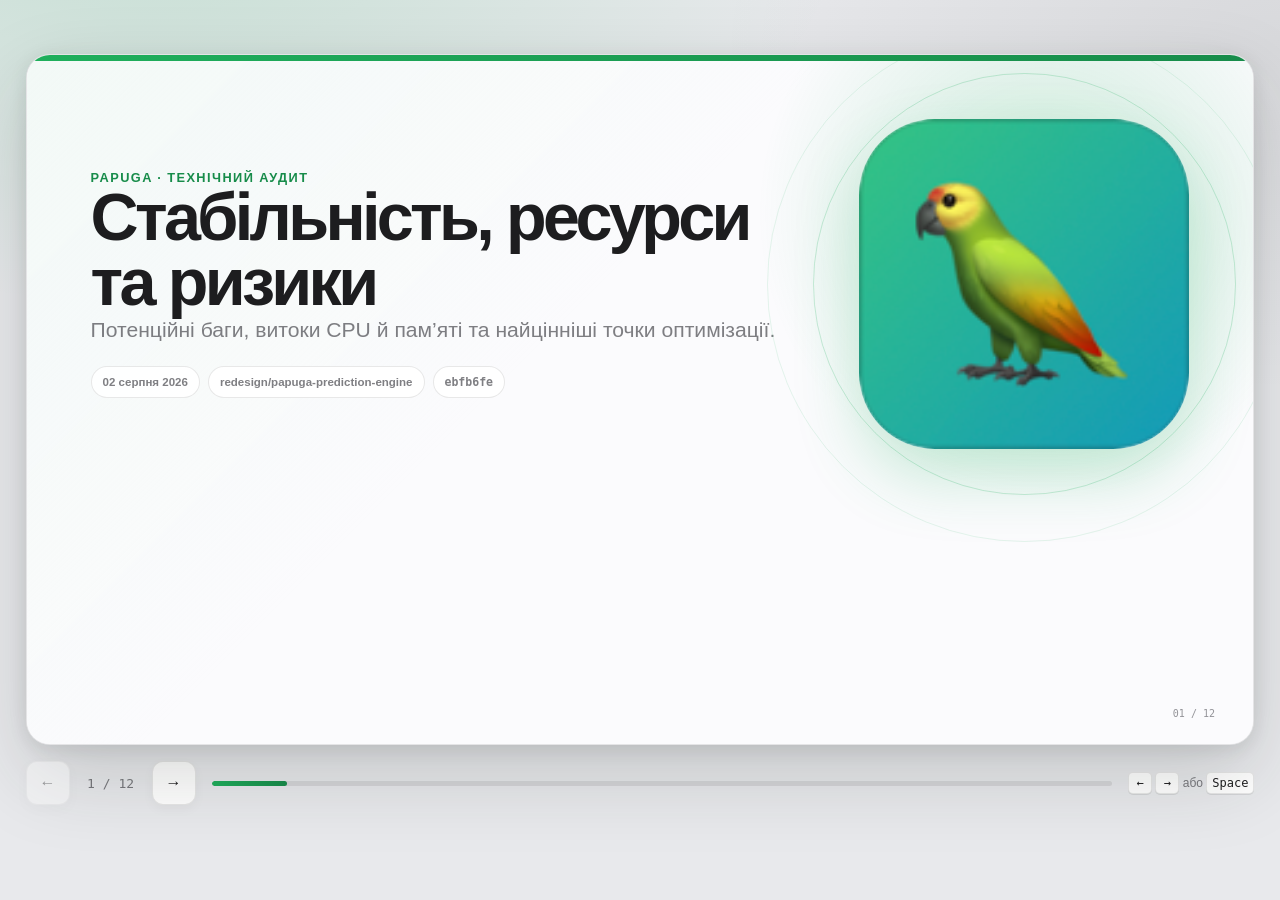
<file: docs/papuga-runtime-audit-presentation-uk.html>
<!doctype html>
<html lang="uk">
<head>
  <meta charset="utf-8">
  <meta name="viewport" content="width=device-width, initial-scale=1">
  <meta name="color-scheme" content="light dark">
  <title>Papuga — аудит стабільності та ресурсів</title>
  <style>
    :root {
      color-scheme: light dark;
      --accent: #1faf5c;
      --accent-deep: #178c4a;
      --accent-soft: #eaf7f0;
      --accent-border: rgba(31, 175, 92, 0.22);
      --danger: #d83b43;
      --danger-soft: #fcedee;
      --warning: #c87500;
      --warning-soft: #fdf3e2;
      --ink: #1d1d1f;
      --muted: rgba(60, 60, 67, 0.66);
      --faint: rgba(60, 60, 67, 0.54);
      --line: rgba(0, 0, 0, 0.09);
      --paper: #fbfbfd;
      --card: #ffffff;
      --canvas: #e8e9ec;
      --shadow: 0 30px 80px rgba(32, 38, 35, 0.18), 0 4px 18px rgba(32, 38, 35, 0.1);
      --sans: -apple-system, BlinkMacSystemFont, "SF Pro Text", "Helvetica Neue", sans-serif;
      --rounded: ui-rounded, "SF Pro Rounded", -apple-system, BlinkMacSystemFont, sans-serif;
      --mono: ui-monospace, "SF Mono", Menlo, monospace;
    }

    @media (prefers-color-scheme: dark) {
      :root {
        --accent: #32c96f;
        --accent-deep: #72dfa0;
        --accent-soft: #1b3326;
        --accent-border: rgba(50, 201, 111, 0.3);
        --danger: #ff747a;
        --danger-soft: #351c1e;
        --warning: #f2ad47;
        --warning-soft: #332716;
        --ink: #f5f5f7;
        --muted: rgba(235, 235, 245, 0.68);
        --faint: rgba(235, 235, 245, 0.52);
        --line: rgba(255, 255, 255, 0.1);
        --paper: #1b1b1d;
        --card: #242426;
        --canvas: #0f1011;
        --shadow: 0 30px 80px rgba(0, 0, 0, 0.42), 0 4px 18px rgba(0, 0, 0, 0.28);
      }
    }

    * {
      box-sizing: border-box;
    }

    html {
      background: var(--canvas);
      font-family: var(--sans);
      color: var(--ink);
      -webkit-font-smoothing: antialiased;
    }

    body {
      min-height: 100vh;
      margin: 0;
      display: grid;
      place-items: center;
      padding: 2.5vh 2vw 7vh;
      background:
        radial-gradient(70rem 40rem at 12% -10%, color-mix(in srgb, var(--accent) 17%, transparent), transparent 62%),
        radial-gradient(55rem 34rem at 100% 5%, color-mix(in srgb, var(--ink) 8%, transparent), transparent 64%),
        var(--canvas);
    }

    button,
    a {
      font: inherit;
    }

    button:focus-visible,
    a:focus-visible {
      outline: 3px solid color-mix(in srgb, var(--accent) 72%, white);
      outline-offset: 3px;
    }

    .presentation {
      width: min(96vw, calc(86vh * 16 / 9), 1480px);
    }

    .deck {
      position: relative;
      aspect-ratio: 16 / 9;
      overflow: hidden;
      background: var(--paper);
      border: 1px solid var(--line);
      border-radius: 24px;
      box-shadow: var(--shadow);
    }

    .deck::before {
      content: "";
      position: absolute;
      inset: 0 0 auto;
      z-index: 4;
      height: 6px;
      background: linear-gradient(90deg, var(--accent), var(--accent-deep));
    }

    .slide {
      position: absolute;
      inset: 0;
      display: grid;
      align-content: start;
      gap: clamp(14px, 1.8vw, 28px);
      padding: clamp(36px, 5vw, 76px);
      background:
        linear-gradient(135deg, color-mix(in srgb, var(--accent-soft) 34%, transparent), transparent 34%),
        var(--paper);
    }

    .slide[hidden] {
      display: none;
    }

    .slide.cover {
      grid-template-columns: 1.35fr 0.65fr;
      align-items: center;
      background:
        radial-gradient(circle at 83% 23%, color-mix(in srgb, var(--accent) 22%, transparent), transparent 25%),
        linear-gradient(135deg, color-mix(in srgb, var(--accent-soft) 52%, transparent), transparent 42%),
        var(--paper);
    }

    .eyebrow {
      margin: 0;
      color: var(--accent-deep);
      font-size: clamp(12px, 1vw, 16px);
      font-weight: 700;
      letter-spacing: 0.11em;
      text-transform: uppercase;
    }

    h1,
    h2,
    h3,
    p {
      margin: 0;
    }

    h1 {
      max-width: 850px;
      font-family: var(--rounded);
      font-size: clamp(42px, 5.2vw, 82px);
      line-height: 0.98;
      letter-spacing: -0.055em;
    }

    h2 {
      max-width: 1060px;
      font-family: var(--rounded);
      font-size: clamp(30px, 3.7vw, 58px);
      line-height: 1.02;
      letter-spacing: -0.045em;
    }

    h3 {
      font-size: clamp(16px, 1.45vw, 23px);
      line-height: 1.18;
      letter-spacing: -0.02em;
    }

    .lead {
      max-width: 900px;
      color: var(--muted);
      font-size: clamp(17px, 1.65vw, 27px);
      line-height: 1.38;
    }

    .meta {
      display: flex;
      flex-wrap: wrap;
      gap: 8px;
      margin-top: clamp(10px, 1.7vw, 24px);
    }

    .pill {
      display: inline-flex;
      align-items: center;
      min-height: 32px;
      padding: 6px 11px;
      border: 1px solid var(--line);
      border-radius: 999px;
      background: color-mix(in srgb, var(--card) 88%, transparent);
      color: var(--muted);
      font-size: clamp(11px, 0.9vw, 14px);
      font-weight: 600;
    }

    .pill.high {
      border-color: color-mix(in srgb, var(--danger) 30%, transparent);
      background: var(--danger-soft);
      color: var(--danger);
    }

    .pill.good {
      border-color: var(--accent-border);
      background: var(--accent-soft);
      color: var(--accent-deep);
    }

    .brand-orbit {
      position: relative;
      width: min(28vw, 330px);
      aspect-ratio: 1;
      justify-self: end;
      border-radius: 23%;
      box-shadow: 0 28px 65px color-mix(in srgb, var(--accent) 24%, transparent);
    }

    .brand-orbit::before,
    .brand-orbit::after {
      content: "";
      position: absolute;
      border-radius: 50%;
      border: 1px solid var(--accent-border);
    }

    .brand-orbit::before {
      inset: -14%;
    }

    .brand-orbit::after {
      inset: -28%;
      opacity: 0.5;
    }

    .brand-orbit img {
      display: block;
      width: 100%;
      height: 100%;
      border-radius: inherit;
    }

    .grid-2,
    .grid-3,
    .grid-4 {
      display: grid;
      gap: clamp(10px, 1.25vw, 20px);
      min-width: 0;
    }

    .grid-2 {
      grid-template-columns: repeat(2, minmax(0, 1fr));
    }

    .grid-3 {
      grid-template-columns: repeat(3, minmax(0, 1fr));
    }

    .grid-4 {
      grid-template-columns: repeat(4, minmax(0, 1fr));
    }

    .card {
      min-width: 0;
      padding: clamp(15px, 1.5vw, 24px);
      border: 1px solid var(--line);
      border-radius: 16px;
      background: color-mix(in srgb, var(--card) 96%, transparent);
      box-shadow: 0 8px 26px rgba(0, 0, 0, 0.035);
    }

    .card.danger {
      border-color: color-mix(in srgb, var(--danger) 25%, transparent);
      background: linear-gradient(145deg, var(--danger-soft), color-mix(in srgb, var(--card) 84%, transparent));
    }

    .card.warning {
      border-color: color-mix(in srgb, var(--warning) 25%, transparent);
      background: linear-gradient(145deg, var(--warning-soft), color-mix(in srgb, var(--card) 84%, transparent));
    }

    .card.good {
      border-color: var(--accent-border);
      background: linear-gradient(145deg, var(--accent-soft), color-mix(in srgb, var(--card) 84%, transparent));
    }

    .card p,
    .card li {
      color: var(--muted);
      font-size: clamp(13px, 1.12vw, 18px);
      line-height: 1.38;
    }

    .card strong {
      color: var(--ink);
    }

    .metric {
      display: block;
      margin-bottom: 5px;
      color: var(--ink);
      font-family: var(--rounded);
      font-size: clamp(27px, 3.3vw, 52px);
      font-weight: 800;
      font-variant-numeric: tabular-nums;
      letter-spacing: -0.045em;
      line-height: 1;
    }

    .metric.danger {
      color: var(--danger);
    }

    .metric.good {
      color: var(--accent-deep);
    }

    .metric.warning {
      color: var(--warning);
    }

    .label {
      color: var(--muted);
      font-size: clamp(11px, 0.95vw, 15px);
      font-weight: 600;
      line-height: 1.3;
    }

    .mini-title {
      display: block;
      margin-bottom: 8px;
      color: var(--ink);
      font-size: clamp(13px, 1vw, 16px);
      font-weight: 700;
    }

    .list {
      display: grid;
      gap: clamp(8px, 1vw, 14px);
      margin: 0;
      padding: 0;
      list-style: none;
    }

    .list li {
      position: relative;
      padding-left: 20px;
      color: var(--muted);
      font-size: clamp(14px, 1.27vw, 20px);
      line-height: 1.38;
    }

    .list li::before {
      content: "";
      position: absolute;
      top: 0.55em;
      left: 0;
      width: 8px;
      height: 8px;
      border-radius: 50%;
      background: var(--accent);
    }

    .list.danger li::before {
      background: var(--danger);
    }

    .mono {
      font-family: var(--mono);
      font-variant-numeric: tabular-nums;
    }

    .evidence {
      display: flex;
      align-items: center;
      gap: 12px;
      min-height: 46px;
      padding: 10px 14px;
      border: 1px solid var(--line);
      border-radius: 12px;
      background: color-mix(in srgb, var(--card) 88%, transparent);
      color: var(--muted);
      font-family: var(--mono);
      font-size: clamp(11px, 0.92vw, 14px);
      line-height: 1.35;
    }

    .evidence::before {
      content: "";
      width: 9px;
      height: 9px;
      flex: none;
      border-radius: 50%;
      background: var(--accent);
      box-shadow: 0 0 0 5px color-mix(in srgb, var(--accent) 13%, transparent);
    }

    .bars {
      display: grid;
      gap: 12px;
    }

    .bar-row {
      display: grid;
      grid-template-columns: 95px 1fr 70px;
      align-items: center;
      gap: 12px;
      font-size: clamp(12px, 1vw, 16px);
    }

    .bar-track {
      height: clamp(13px, 1.25vw, 19px);
      overflow: hidden;
      border-radius: 999px;
      background: color-mix(in srgb, var(--ink) 7%, transparent);
    }

    .bar-fill {
      width: var(--value);
      height: 100%;
      border-radius: inherit;
      background: linear-gradient(90deg, var(--accent), var(--accent-deep));
    }

    .bar-row.alert .bar-fill {
      background: linear-gradient(90deg, color-mix(in srgb, var(--danger) 72%, var(--accent)), var(--danger));
    }

    .bar-value {
      color: var(--ink);
      font-family: var(--mono);
      font-weight: 700;
      text-align: right;
    }

    .flow {
      display: grid;
      grid-template-columns: 1fr auto 1fr auto 1fr;
      align-items: stretch;
      gap: clamp(8px, 1vw, 16px);
    }

    .flow-step {
      display: grid;
      align-content: center;
      min-height: clamp(105px, 10vw, 145px);
      padding: clamp(13px, 1.4vw, 22px);
      border: 1px solid var(--line);
      border-radius: 16px;
      background: var(--card);
    }

    .flow-step strong {
      margin-bottom: 7px;
      font-size: clamp(14px, 1.25vw, 20px);
    }

    .flow-step span {
      color: var(--muted);
      font-size: clamp(12px, 1vw, 16px);
      line-height: 1.35;
    }

    .flow-arrow {
      align-self: center;
      color: var(--accent-deep);
      font-size: clamp(24px, 2.3vw, 36px);
      font-weight: 700;
    }

    .receipt {
      display: grid;
      grid-template-columns: 1fr auto 1fr;
      align-items: center;
      gap: clamp(12px, 1.4vw, 22px);
    }

    .receipt-side {
      min-height: 120px;
      padding: clamp(16px, 1.5vw, 24px);
      border: 1px solid var(--line);
      border-radius: 16px;
      background: var(--card);
    }

    .receipt-side.target {
      border-color: var(--accent-border);
      background: var(--accent-soft);
    }

    .receipt-arrow {
      color: var(--accent-deep);
      font-size: clamp(26px, 2.4vw, 38px);
      font-weight: 800;
    }

    .risk-table {
      width: 100%;
      border: 1px solid var(--line);
      border-collapse: separate;
      border-spacing: 0;
      border-radius: 16px;
      background: var(--card);
      table-layout: fixed;
    }

    .table-scroll {
      overflow-x: auto;
      border-radius: 16px;
    }

    .risk-table th,
    .risk-table td {
      min-height: clamp(54px, 5vw, 76px);
      padding: 10px;
      border-right: 1px solid var(--line);
      border-bottom: 1px solid var(--line);
      color: var(--muted);
      font-size: clamp(11px, 0.9vw, 14px);
      text-align: center;
      vertical-align: middle;
    }

    .risk-table th:last-child,
    .risk-table td:last-child {
      border-right: 0;
    }

    .risk-table tbody tr:last-child th,
    .risk-table tbody tr:last-child td {
      border-bottom: 0;
    }

    .risk-table th {
      color: var(--ink);
      font-weight: 700;
    }

    .risk-table .value {
      font-family: var(--rounded);
      font-size: clamp(19px, 2vw, 31px);
      font-weight: 800;
    }

    .risk-table .value.high {
      background: var(--danger-soft);
      color: var(--danger);
    }

    .risk-table .value.medium {
      background: var(--warning-soft);
      color: var(--warning);
    }

    .risk-table .value.low {
      background: var(--accent-soft);
      color: var(--accent-deep);
    }

    .timeline {
      position: relative;
      display: grid;
      grid-template-columns: repeat(4, 1fr);
      gap: clamp(10px, 1.1vw, 18px);
      padding-top: 23px;
    }

    .timeline::before {
      content: "";
      position: absolute;
      top: 8px;
      left: 3%;
      right: 3%;
      height: 3px;
      border-radius: 999px;
      background: linear-gradient(90deg, var(--danger), var(--warning), var(--accent));
    }

    .phase {
      position: relative;
      min-height: clamp(180px, 19vw, 270px);
      padding: clamp(15px, 1.4vw, 22px);
      border: 1px solid var(--line);
      border-radius: 16px;
      background: var(--card);
    }

    .phase::before {
      content: "";
      position: absolute;
      top: -22px;
      left: 18px;
      width: 13px;
      height: 13px;
      border: 3px solid var(--paper);
      border-radius: 50%;
      background: var(--accent);
    }

    .phase:first-child::before {
      background: var(--danger);
    }

    .phase:nth-child(2)::before {
      background: var(--warning);
    }

    .phase-number {
      display: block;
      margin-bottom: 9px;
      color: var(--faint);
      font-family: var(--mono);
      font-size: clamp(11px, 0.9vw, 14px);
      font-weight: 700;
    }

    .phase p {
      margin-top: 9px;
      color: var(--muted);
      font-size: clamp(12px, 1vw, 16px);
      line-height: 1.4;
    }

    .callout {
      display: flex;
      align-items: center;
      justify-content: space-between;
      gap: 20px;
      padding: clamp(16px, 1.5vw, 23px);
      border: 1px solid var(--accent-border);
      border-radius: 16px;
      background: var(--accent-soft);
    }

    .callout strong {
      font-size: clamp(15px, 1.3vw, 20px);
    }

    .callout span {
      color: var(--muted);
      font-size: clamp(12px, 1vw, 16px);
      text-align: right;
    }

    .source-link {
      color: var(--accent-deep);
      font-weight: 700;
      text-decoration-thickness: 1px;
      text-underline-offset: 3px;
    }

    .slide-footer {
      position: absolute;
      right: clamp(24px, 3vw, 46px);
      bottom: clamp(18px, 2vw, 30px);
      color: var(--faint);
      font-family: var(--mono);
      font-size: clamp(10px, 0.78vw, 12px);
    }

    .controls {
      display: grid;
      grid-template-columns: auto 1fr auto;
      align-items: center;
      gap: 16px;
      margin-top: 16px;
    }

    .control-group {
      display: flex;
      align-items: center;
      gap: 8px;
    }

    .nav-button {
      appearance: none;
      min-width: 44px;
      min-height: 44px;
      border: 1px solid var(--line);
      border-radius: 11px;
      background: var(--card);
      color: var(--ink);
      cursor: pointer;
      box-shadow: 0 4px 12px rgba(0, 0, 0, 0.04);
    }

    .nav-button:hover:not(:disabled) {
      border-color: var(--accent-border);
      background: var(--accent-soft);
      color: var(--accent-deep);
    }

    .nav-button:disabled {
      cursor: default;
      opacity: 0.38;
    }

    .counter {
      min-width: 66px;
      color: var(--muted);
      font-family: var(--mono);
      font-size: 13px;
      text-align: center;
    }

    .progress {
      height: 5px;
      overflow: hidden;
      border-radius: 999px;
      background: color-mix(in srgb, var(--ink) 9%, transparent);
    }

    .progress-value {
      width: 0;
      height: 100%;
      border-radius: inherit;
      background: linear-gradient(90deg, var(--accent), var(--accent-deep));
      transition: width 180ms ease-out;
    }

    .keyboard-hint {
      color: var(--muted);
      font-size: 12px;
      text-align: right;
    }

    .key {
      display: inline-grid;
      min-width: 24px;
      min-height: 22px;
      place-items: center;
      padding: 1px 5px;
      border: 1px solid var(--line);
      border-radius: 5px;
      background: var(--card);
      color: var(--ink);
      font-family: var(--mono);
      box-shadow: 0 1px 0 var(--line);
    }

    .screen-reader-status {
      position: absolute;
      width: 1px;
      height: 1px;
      padding: 0;
      margin: -1px;
      overflow: hidden;
      clip: rect(0, 0, 0, 0);
      white-space: nowrap;
      border: 0;
    }

    @media (max-width: 760px) {
      body {
        display: block;
        padding: 0;
      }

      .presentation {
        width: 100%;
      }

      .deck {
        min-height: 100vh;
        aspect-ratio: auto;
        border: 0;
        border-radius: 0;
        box-shadow: none;
      }

      .slide,
      .slide.cover {
        position: relative;
        min-height: 100vh;
        grid-template-columns: 1fr;
        overflow: auto;
        padding: 42px 22px 76px;
      }

      .brand-orbit {
        width: 150px;
        justify-self: start;
        order: -1;
      }

      .grid-3,
      .grid-4,
      .timeline {
        grid-template-columns: 1fr;
      }

      .flow {
        grid-template-columns: 1fr;
      }

      .flow-arrow {
        transform: rotate(90deg);
        justify-self: center;
      }

      .risk-table {
        min-width: 620px;
      }

      .controls {
        position: sticky;
        bottom: 0;
        z-index: 8;
        margin: 0;
        padding: 10px 12px;
        background: color-mix(in srgb, var(--canvas) 92%, transparent);
        backdrop-filter: blur(18px);
      }

      .keyboard-hint {
        display: none;
      }
    }

    @media (max-width: 620px) {
      .grid-2 {
        grid-template-columns: 1fr;
      }
    }

    @media (max-width: 520px) {
      .grid-2,
      .grid-3,
      .grid-4,
      .timeline,
      .receipt {
        grid-template-columns: 1fr;
      }

      .receipt-arrow {
        transform: rotate(90deg);
        justify-self: center;
      }

      .timeline {
        padding-top: 0;
      }

      .timeline::before,
      .phase::before {
        display: none;
      }

      .phase {
        min-height: 0;
      }
    }

    @media (prefers-reduced-motion: reduce) {
      .progress-value {
        transition: none;
      }
    }

    @media print {
      :root {
        color-scheme: light;
        --accent: #1faf5c;
        --accent-deep: #178c4a;
        --accent-soft: #eaf7f0;
        --accent-border: rgba(31, 175, 92, 0.22);
        --danger: #d83b43;
        --danger-soft: #fcedee;
        --warning: #c87500;
        --warning-soft: #fdf3e2;
        --ink: #1d1d1f;
        --muted: rgba(60, 60, 67, 0.66);
        --faint: rgba(60, 60, 67, 0.54);
        --line: rgba(0, 0, 0, 0.09);
        --paper: #fbfbfd;
        --card: #ffffff;
        --canvas: #ffffff;
      }

      * {
        -webkit-print-color-adjust: exact;
        print-color-adjust: exact;
      }

      @page {
        size: 16in 9in;
        margin: 0;
      }

      html,
      body {
        background: white;
      }

      body {
        display: block;
        padding: 0;
      }

      .presentation {
        width: auto;
      }

      .deck {
        overflow: visible;
        aspect-ratio: auto;
        border: 0;
        border-radius: 0;
        box-shadow: none;
      }

      .deck::before,
      .controls {
        display: none;
      }

      .slide,
      .slide[hidden] {
        position: relative;
        display: grid;
        width: 16in;
        height: 9in;
        overflow: hidden;
        page-break-after: always;
        break-after: page;
      }

      .slide.cover {
        grid-template-columns: 1.35fr 0.65fr;
        align-items: center;
      }

      .brand-orbit {
        width: min(28vw, 330px);
        justify-self: end;
        order: initial;
      }

      .grid-2 {
        grid-template-columns: repeat(2, minmax(0, 1fr));
      }

      .grid-3 {
        grid-template-columns: repeat(3, minmax(0, 1fr));
      }

      .grid-4,
      .timeline {
        grid-template-columns: repeat(4, minmax(0, 1fr));
      }

      .flow {
        grid-template-columns: 1fr auto 1fr auto 1fr;
      }

      .flow-arrow,
      .receipt-arrow {
        transform: none;
      }

      .receipt {
        grid-template-columns: 1fr auto 1fr;
      }

      .timeline {
        padding-top: 23px;
      }

      .timeline::before,
      .phase::before {
        display: block;
      }

      .phase {
        min-height: clamp(180px, 19vw, 270px);
      }

      .risk-table {
        min-width: 0;
      }

      .slide:last-child {
        page-break-after: auto;
        break-after: auto;
      }
    }
  </style>
</head>
<body>
  <div class="presentation">
    <main class="deck" id="deck">
      <section class="slide cover" data-title="Титульний слайд" aria-labelledby="slide-1-title">
        <div>
          <p class="eyebrow">Papuga · технічний аудит</p>
          <h1 id="slide-1-title">Стабільність, ресурси та ризики</h1>
          <p class="lead">Потенційні баги, витоки CPU й пам’яті та найцінніші точки оптимізації.</p>
          <div class="meta">
            <span class="pill">02 серпня 2026</span>
            <span class="pill">redesign/papuga-prediction-engine</span>
            <span class="pill mono">ebfb6fe</span>
          </div>
        </div>
        <div class="brand-orbit">
          <img src="[data-uri]" alt="Іконка Papuga">
        </div>
        <span class="slide-footer">01 / 12</span>
      </section>

      <section class="slide" data-title="Головний висновок" aria-labelledby="slide-2-title" hidden>
        <p class="eyebrow">Головний висновок</p>
        <h2 id="slide-2-title">Проблема не в одному великому витоку</h2>
        <p class="lead">Найвищий ризик створює поєднання приватності, втрати локальних даних, фонового рендерингу та незавершених lifecycle-контрактів.</p>
        <div class="grid-4">
          <article class="card danger">
            <span class="metric danger">8</span>
            <span class="label">знахідок високого пріоритету</span>
          </article>
          <article class="card warning">
            <span class="metric warning">12</span>
            <span class="label">інших пріоритетних знахідок</span>
          </article>
          <article class="card">
            <span class="metric">11</span>
            <span class="label">додаткових ризиків і оптимізацій</span>
          </article>
          <article class="card good">
            <span class="metric good">0</span>
            <span class="label">падінь тестів у поточному suite</span>
          </article>
        </div>
        <div class="grid-3">
          <article class="card danger">
            <h3>Приватність і дані</h3>
            <p>Raw user text у public logs, секрети в clipboard history, безповоротне стирання старої історії.</p>
          </article>
          <article class="card warning">
            <h3>Фонові ресурси</h3>
            <p>Прихований SwiftUI view сильно корелює з фоновим рендерингом; великі reachable caches залишаються резидентними.</p>
          </article>
          <article class="card">
            <h3>Життєвий цикл</h3>
            <p>Event tap, AI tasks, CLI process та clipboard transactions не мають надійного завершення.</p>
          </article>
        </div>
        <span class="slide-footer">02 / 12</span>
      </section>

      <section class="slide" data-title="Доказовість" aria-labelledby="slide-3-title" hidden>
        <p class="eyebrow">Доказовість</p>
        <h2 id="slide-3-title">Що підтверджено, а що ще треба виміряти</h2>
        <div class="table-scroll">
        <table class="risk-table">
          <caption class="screen-reader-status">Рівні впевненості аудиту</caption>
          <thead>
            <tr>
              <th scope="col">Рівень</th>
              <th scope="col">Код</th>
              <th scope="col">Runtime</th>
              <th scope="col">Таймінг</th>
              <th scope="col">Висновок</th>
            </tr>
          </thead>
          <tbody>
            <tr>
              <th scope="row">Підтверджено</th>
              <td class="value low">Так</td>
              <td>не обов’язково</td>
              <td>детермінований</td>
              <td>дефект у source</td>
            </tr>
            <tr>
              <th scope="row">Сильна кореляція</th>
              <td class="value medium">Так</td>
              <td class="value medium">Так</td>
              <td>узгоджений</td>
              <td>потрібен exact build</td>
            </tr>
            <tr>
              <th scope="row">Ймовірно / гіпотеза</th>
              <td class="value high">Можливо</td>
              <td>ще ні</td>
              <td>залежить від умов</td>
              <td>окреме відтворення</td>
            </tr>
          </tbody>
        </table>
        </div>
        <div class="grid-3">
          <article class="card good">
            <span class="metric good">332</span>
            <span class="label">тести пройшли</span>
          </article>
          <article class="card">
            <span class="metric">6</span>
            <span class="label">тестів пропущено</span>
          </article>
          <article class="card good">
            <span class="metric good">0</span>
            <span class="label">помилок xcodebuild analyze</span>
          </article>
        </div>
        <div class="evidence">Runtime binary близький за часом до commit, але source revision у ньому не зафіксований.</div>
        <span class="slide-footer">03 / 12</span>
      </section>

      <section class="slide" data-title="Фоновий CPU" aria-labelledby="slide-4-title" hidden>
        <p class="eyebrow">Runtime evidence</p>
        <h2 id="slide-4-title">21–28% CPU без видимих вікон</h2>
        <div class="grid-2">
          <article class="card">
            <span class="mini-title">П’ять послідовних snapshots · шкала 0–30% CPU</span>
            <div class="bars" aria-label="Завантаження CPU у п'яти snapshots">
              <div class="bar-row"><span>snapshot 1</span><div class="bar-track"><div class="bar-fill" style="--value: 0%"></div></div><span class="bar-value">0.0%</span></div>
              <div class="bar-row alert"><span>snapshot 2</span><div class="bar-track"><div class="bar-fill" style="--value: 91%"></div></div><span class="bar-value">27.3%</span></div>
              <div class="bar-row alert"><span>snapshot 3</span><div class="bar-track"><div class="bar-fill" style="--value: 94%"></div></div><span class="bar-value">28.1%</span></div>
              <div class="bar-row alert"><span>snapshot 4</span><div class="bar-track"><div class="bar-fill" style="--value: 70%"></div></div><span class="bar-value">21.0%</span></div>
              <div class="bar-row"><span>snapshot 5</span><div class="bar-track"><div class="bar-fill" style="--value: 0%"></div></div><span class="bar-value">0.0%</span></div>
            </div>
          </article>
          <div class="grid-2">
            <article class="card danger">
              <span class="metric danger">18.2%</span>
              <span class="label">одного ядра в середньому за ~95.8 год</span>
            </article>
            <article class="card">
              <span class="metric mono">NULL</span>
              <span class="label">видимих вікон за lsappinfo</span>
            </article>
            <article class="card good">
              <span class="metric good">6,349</span>
              <span class="label">із 6,350 samples tap thread спав</span>
            </article>
            <article class="card">
              <span class="metric mono">~⅓</span>
              <span class="label">sample у SwiftUI/AppKit render та layout</span>
            </article>
          </div>
        </div>
        <div class="callout">
          <strong>Event tap не був джерелом навантаження у цьому sample.</strong>
          <span>Найсильніший сигнал — offscreen SwiftUI rendering.</span>
        </div>
        <span class="slide-footer">04 / 12</span>
      </section>

      <section class="slide" data-title="Кандидат CPU leak" aria-labelledby="slide-5-title" hidden>
        <p class="eyebrow">Сильна кореляція</p>
        <h2 id="slide-5-title">Hidden proposal — найсильніший кандидат</h2>
        <div class="flow" aria-label="Механізм фонового CPU">
          <div class="flow-step">
            <strong>1. Показ</strong>
            <span>Coordinator монтує AutoFixProposalView у NSHostingView.</span>
          </div>
          <div class="flow-arrow" aria-hidden="true">→</div>
          <div class="flow-step">
            <strong>2. Приховування</strong>
            <span>hide() викликає лише orderOut; contentView залишається.</span>
          </div>
          <div class="flow-arrow" aria-hidden="true">→</div>
          <div class="flow-step">
            <strong>3. Сильна runtime-кореляція</strong>
            <span>repeatForever і retained view узгоджуються з ViewGraph, layout та shadow work.</span>
          </div>
        </div>
        <div class="receipt">
          <div class="receipt-side">
            <span class="mini-title">Поточний стан</span>
            <ul class="list danger">
              <li>панель прихована, view змонтований;</li>
              <li>анімація не прив’язана до visibility;</li>
              <li>heap зберігає AutoFixProposalView.</li>
            </ul>
          </div>
          <span class="receipt-arrow" aria-hidden="true">→</span>
          <div class="receipt-side target">
            <span class="mini-title">Мінімальне виправлення</span>
            <ul class="list">
              <li>очистити hosting content після hide;</li>
              <li>перемонтовувати view на show;</li>
              <li>врахувати Reduce Motion.</li>
            </ul>
          </div>
        </div>
        <div class="evidence">Критерій: CPU та wakeups повертаються до baseline ≤ 2 с після dismiss.</div>
        <span class="slide-footer">05 / 12</span>
      </section>

      <section class="slide" data-title="Пам'ять" aria-labelledby="slide-6-title" hidden>
        <p class="eyebrow">Memory footprint</p>
        <h2 id="slide-6-title">Великий reachable footprint, не класичний leak</h2>
        <div class="grid-4">
          <article class="card danger">
            <span class="metric danger">747.8 MB</span>
            <span class="label">physical footprint</span>
          </article>
          <article class="card warning">
            <span class="metric warning">795.6 MB</span>
            <span class="label">peak footprint</span>
          </article>
          <article class="card">
            <span class="metric">519.1 MB</span>
            <span class="label">live malloc zones</span>
          </article>
          <article class="card good">
            <span class="metric good">23.8 KB</span>
            <span class="label">unreachable за leaks</span>
          </article>
        </div>
        <div class="grid-2">
          <article class="card">
            <h3>Що показало коротке спостереження</h3>
            <ul class="list">
              <li>5,197,725 live allocations;</li>
              <li>через кілька хвилин лише +11 nodes;</li>
              <li>немає доказу активного росту heap.</li>
            </ul>
          </article>
          <article class="card warning">
            <h3>SymSpell: сильний висновок за формою типів</h3>
            <p><strong>До ~129.4 MiB</strong> generic String/Array/Dictionary shape узгоджується з двома eager delete indexes. Без allocation stacks або before/after build це не точна атрибуція.</p>
          </article>
        </div>
        <div class="callout">
          <strong>Оптимізувати після вимірювання.</strong>
          <span>Спочатку lazy-load exact build; compact word IDs — лише якщо внесок підтвердиться.</span>
        </div>
        <span class="slide-footer">06 / 12</span>
      </section>

      <section class="slide" data-title="Приватність і безпека" aria-labelledby="slide-7-title" hidden>
        <p class="eyebrow">Найвищий пріоритет</p>
        <h2 id="slide-7-title">Три trust-boundary ризики</h2>
        <div class="grid-3">
          <article class="card danger">
            <span class="pill high">Підтверджено</span>
            <h3>Raw text у Unified Logs</h3>
            <p>Оригінали, кандидати й dictionary words інтерполюються з privacy: .public.</p>
          </article>
          <article class="card danger">
            <span class="pill high">Підтверджено</span>
            <h3>Секрети в clipboard history</h3>
            <p>ConcealedType і TransientType не перевіряються до читання та JSONL persistence.</p>
          </article>
          <article class="card warning">
            <span class="pill">Ймовірно</span>
            <h3>OpenCode без Papuga deny policy</h3>
            <p>Ефективні tool permissions залежать від installed version і user config; runtime canary ще не виконаний.</p>
          </article>
        </div>
        <div class="receipt">
          <div class="receipt-side">
            <span class="mini-title">Зараз</span>
            <ul class="list danger">
              <li>user text виходить за локальні retention controls;</li>
              <li>password-manager content може потрапити на диск;</li>
              <li>AI classification може успадкувати permissive tools.</li>
            </ul>
          </div>
          <span class="receipt-arrow" aria-hidden="true">→</span>
          <div class="receipt-side target">
            <span class="mini-title">Потрібний контракт</span>
            <ul class="list">
              <li>private-by-default structured logs;</li>
              <li>skip confidential items до читання bytes;</li>
              <li>versioned deny-all policy + side-effect canary.</li>
            </ul>
          </div>
        </div>
        <span class="slide-footer">07 / 12</span>
      </section>

      <section class="slide" data-title="Втрата історії" aria-labelledby="slide-8-title" hidden>
        <p class="eyebrow">Підтверджена втрата даних</p>
        <h2 id="slide-8-title">5,000 записів у RAM можуть стерти старіші записи на диску</h2>
        <div class="flow" aria-label="Механізм втрати історії">
          <div class="flow-step">
            <strong>Disk history</strong>
            <span>Файл може містити більше 5,000 записів.</span>
          </div>
          <div class="flow-arrow" aria-hidden="true">→</div>
          <div class="flow-step">
            <strong>Memory snapshot</strong>
            <span>Store зберігає лише capped window до 5,000.</span>
          </div>
          <div class="flow-arrow" aria-hidden="true">→</div>
          <div class="flow-step">
            <strong>Full rewrite</strong>
            <span>Status update або filtered clear перезаписує файл із capped snapshot.</span>
          </div>
        </div>
        <div class="grid-3">
          <article class="card danger">
            <span class="metric danger">&gt;5,000</span>
            <span class="label">старіші записи можуть бути видалені без попередження</span>
          </article>
          <article class="card warning">
            <span class="metric warning">2</span>
            <span class="label">history stores мають споріднений rewrite-ризик</span>
          </article>
          <article class="card good">
            <span class="metric good">1</span>
            <span class="label">shared invariant: mutation не втрачає unseen rows</span>
          </article>
        </div>
        <div class="evidence">Regression seam: fixture із понад 5,000 rows → update / filtered clear → усі untouched IDs залишаються.</div>
        <span class="slide-footer">08 / 12</span>
      </section>

      <section class="slide" data-title="Буфер обміну" aria-labelledby="slide-9-title" hidden>
        <p class="eyebrow">Clipboard transaction</p>
        <h2 id="slide-9-title">Одна глобальна pasteboard, кілька конкурентних власників</h2>
        <div class="grid-2">
          <article class="card danger">
            <h3>Підтверджені дефекти</h3>
            <ul class="list danger">
              <li>copyOnly відновлює старий clipboard і ламає власну семантику;</li>
              <li>deferred restore перезаписує новішу копію користувача;</li>
              <li>overlapping switch tasks змішують copy, paste та restore;</li>
              <li>retry завершується, коли changeCount уже змінився, а flavor ще nil.</li>
            </ul>
          </article>
          <article class="card good">
            <h3>Мінімальний контракт</h3>
            <ul class="list">
              <li>одна серіалізована switch transaction;</li>
              <li>restore лише якщо Papuga досі володіє clipboard;</li>
              <li>copyOnly залишає converted text у pasteboard;</li>
              <li>читання повторюється до deadline, а не першого changeCount.</li>
            </ul>
          </article>
        </div>
        <div class="receipt">
          <div class="receipt-side">
            <span class="mini-title">Небезпечна послідовність</span>
            <p class="mono">Papuga copy → user copy → delayed restore</p>
          </div>
          <span class="receipt-arrow" aria-hidden="true">→</span>
          <div class="receipt-side target">
            <span class="mini-title">Правильна послідовність</span>
            <p class="mono">snapshot owner → operation → compare owner → restore або skip</p>
          </div>
        </div>
        <span class="slide-footer">09 / 12</span>
      </section>

      <section class="slide" data-title="Lifecycle контракти" aria-labelledby="slide-10-title" hidden>
        <p class="eyebrow">Concurrency та lifecycle</p>
        <h2 id="slide-10-title">Start, cancel і finish не утворюють один контракт</h2>
        <div class="grid-3">
          <article class="card danger">
            <h3>Event tap</h3>
            <p>Success повертається до CGEvent.tapCreate. Швидкий start/stop може залишити ghost tap або створити дублікат.</p>
          </article>
          <article class="card danger">
            <h3>AI sheet</h3>
            <p>Provider та apply tasks переживають dismissal і можуть продовжити mutations після закриття UI.</p>
          </article>
          <article class="card warning">
            <h3>CLI process</h3>
            <p>Після SIGTERM процес може не завершитись, а Papuga — polling кожні 10 ms без верхньої межі.</p>
          </article>
        </div>
        <div class="grid-2">
          <article class="card">
            <h3>Інші correctness gaps</h3>
            <ul class="list">
              <li>layout corroborator не будує CharacterMapper maps;</li>
              <li>TISSelectInputSource failure звітується як success;</li>
              <li>onboarding тримає view graph і завершується двічі.</li>
            </ul>
          </article>
          <article class="card good">
            <h3>Один lifecycle invariant</h3>
            <p><strong>Після stop/dismiss жодна task, thread, process або UI mutation не продовжує роботу.</strong></p>
          </article>
        </div>
        <span class="slide-footer">10 / 12</span>
      </section>

      <section class="slide" data-title="Оптимізації" aria-labelledby="slide-11-title" hidden>
        <p class="eyebrow">Після correctness</p>
        <h2 id="slide-11-title">Оптимізації з вимірюваним результатом</h2>
        <div class="grid-2">
          <article class="card">
            <span class="mini-title">MainActor і hot paths</span>
            <ul class="list">
              <li>candidate generation реально винести з MainActor;</li>
              <li>прибрати raw notice logging на кожне keyDown;</li>
              <li>вимкнути зайвий flagsChanged dispatch.</li>
            </ul>
          </article>
          <article class="card">
            <span class="mini-title">Disk I/O</span>
            <ul class="list">
              <li>coalesce decision aggregates замість rewrite/word;</li>
              <li>batch AI apply замість N повних store mutations;</li>
              <li>threshold pruning у довгих app sessions.</li>
            </ul>
          </article>
          <article class="card warning">
            <span class="mini-title">Bounded memory</span>
            <ul class="list">
              <li>byte cap для clipboard representations;</li>
              <li>lifecycle bound для prediction caches;</li>
              <li>streaming limit для Ollama response.</li>
            </ul>
          </article>
          <article class="card good">
            <span class="mini-title">SymSpell</span>
            <ul class="list">
              <li>спочатку lazy-load і allocation stacks;</li>
              <li>компактні postings лише після підтвердження;</li>
              <li>окремо виміряти latency першого query.</li>
            </ul>
          </article>
        </div>
        <div class="callout">
          <strong>Порядок важливий: correctness → lifecycle → performance.</strong>
          <span>Інакше оптимізація просто зробить неправильну поведінку швидшою.</span>
        </div>
        <span class="slide-footer">11 / 12</span>
      </section>

      <section class="slide" data-title="План дій" aria-labelledby="slide-12-title" hidden>
        <p class="eyebrow">Рекомендований порядок</p>
        <h2 id="slide-12-title">Чотири вертикальні зрізи</h2>
        <div class="timeline">
          <article class="phase">
            <span class="phase-number">01 · Межа довіри</span>
            <h3>Захистити дані</h3>
            <p>Private logs, concealed clipboard, versioned deny-all policy. Перевірити sentinel і side-effect canary.</p>
          </article>
          <article class="phase">
            <span class="phase-number">02 · Прихований рендеринг</span>
            <h3>Зупинити offscreen CPU</h3>
            <p>Unmount proposal після hide та окремо переміряти CPU, wakeups і footprint на exact build.</p>
          </article>
          <article class="phase">
            <span class="phase-number">03 · Цілісність даних + життєвий цикл</span>
            <h3>Прибрати втрати й races</h3>
            <p>&gt;5,000-row tests, serial clipboard transaction, потім join event tap і cancel AI/process/apply.</p>
          </article>
          <article class="phase">
            <span class="phase-number">04 · Продуктивність</span>
            <h3>Оптимізувати виміряне</h3>
            <p>Background prediction, coalesced writes, bounded payloads, lazy-load SymSpell із before/after вимірюванням.</p>
          </article>
        </div>
        <div class="callout">
          <strong>Повний аудит із source-посиланнями та критеріями перевірки</strong>
          <span><a class="source-link" href="runtime-resource-audit-2026-08-02.md">runtime-resource-audit-2026-08-02.md</a></span>
        </div>
        <span class="slide-footer">12 / 12</span>
      </section>
    </main>
    <p class="screen-reader-status" id="slide-status" aria-live="polite" aria-atomic="true"></p>

    <nav class="controls" aria-label="Навігація презентацією">
      <div class="control-group">
        <button class="nav-button" id="previous" type="button" aria-label="Попередній слайд">←</button>
        <span class="counter" id="counter" aria-live="off">1 / 12</span>
        <button class="nav-button" id="next" type="button" aria-label="Наступний слайд">→</button>
      </div>
      <div class="progress" role="progressbar" aria-label="Прогрес презентації" aria-valuemin="1" aria-valuemax="12" aria-valuenow="1">
        <div class="progress-value" id="progress"></div>
      </div>
      <div class="keyboard-hint"><span class="key">←</span> <span class="key">→</span> або <span class="key">Space</span></div>
    </nav>
  </div>

  <script>
    (() => {
      const slides = Array.from(document.querySelectorAll('.slide'));
      const previousButton = document.getElementById('previous');
      const nextButton = document.getElementById('next');
      const counter = document.getElementById('counter');
      const progress = document.getElementById('progress');
      const progressBar = document.querySelector('[role="progressbar"]');
      const slideStatus = document.getElementById('slide-status');

      console.assert(slides.length === 12, 'Очікувалося 12 слайдів');
      console.assert(previousButton && nextButton && counter && progress && progressBar && slideStatus, 'Навігація презентації неповна');

      function indexFromHash() {
        const raw = window.location.hash.slice(1);
        if (!/^\d+$/.test(raw)) {
          return null;
        }
        const requested = Number.parseInt(raw, 10);
        return requested >= 1 && requested <= slides.length ? requested - 1 : null;
      }

      let index = indexFromHash() ?? 0;

      function show(nextIndex, updateHash = true, moveFocus = false) {
        index = Math.min(Math.max(nextIndex, 0), slides.length - 1);
        slides.forEach((slide, slideIndex) => {
          slide.hidden = slideIndex !== index;
        });
        previousButton.disabled = index === 0;
        nextButton.disabled = index === slides.length - 1;
        counter.textContent = (index + 1) + ' / ' + slides.length;
        progress.style.width = ((index + 1) / slides.length * 100) + '%';
        progressBar.setAttribute('aria-valuenow', String(index + 1));
        document.title = 'Papuga — ' + slides[index].dataset.title;
        slideStatus.textContent = 'Слайд ' + (index + 1) + ' із ' + slides.length + ' — ' + slides[index].dataset.title;
        if (updateHash) {
          history.replaceState(null, '', '#' + (index + 1));
        }
        if (moveFocus) {
          const heading = slides[index].querySelector('h1, h2');
          if (heading) {
            heading.setAttribute('tabindex', '-1');
            heading.focus();
          }
        }
      }

      previousButton.addEventListener('click', () => show(index - 1, true, true));
      nextButton.addEventListener('click', () => show(index + 1, true, true));

      window.addEventListener('keydown', event => {
        if (event.target instanceof HTMLElement && event.target.matches('a, button, input, textarea, select')) {
          return;
        }

        if (event.key === 'ArrowRight' || event.key === 'PageDown' || event.key === ' ') {
          event.preventDefault();
          show(index + 1, true, true);
        } else if (event.key === 'ArrowLeft' || event.key === 'PageUp') {
          event.preventDefault();
          show(index - 1, true, true);
        } else if (event.key === 'Home') {
          event.preventDefault();
          show(0, true, true);
        } else if (event.key === 'End') {
          event.preventDefault();
          show(slides.length - 1, true, true);
        }
      });

      window.addEventListener('hashchange', () => {
        const requested = indexFromHash();
        show(requested ?? 0, requested === null, false);
      });

      show(index);
    })();
  </script>
</body>
</html>
</file>
